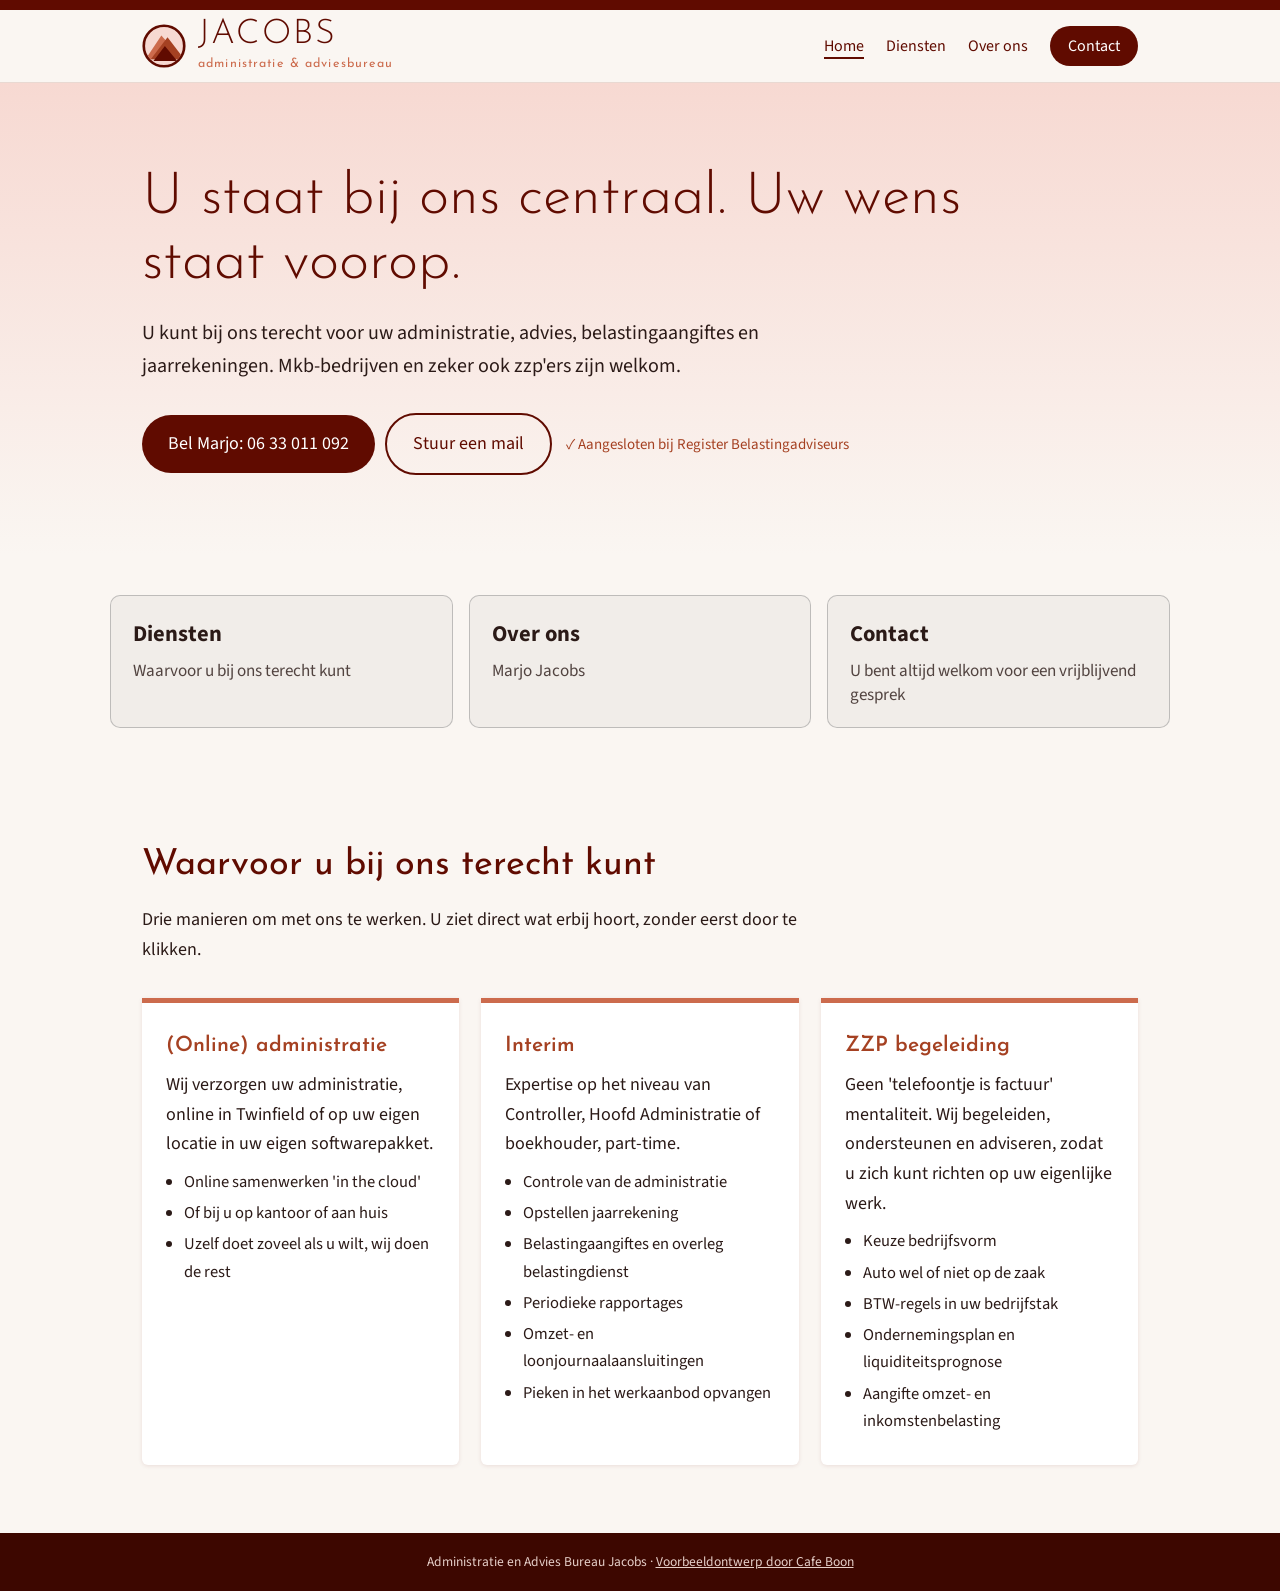
<file: index.html>
<!doctype html>
<html lang="nl">
<head>
<meta charset="utf-8">
<meta name="viewport" content="width=device-width,initial-scale=1">
<title>Administratie en Advies Bureau Jacobs | Rijsbergen</title>
<meta name="description" content="Administratie, belastingaangiftes, jaarrekeningen en interim ondersteuning voor mkb en zzp in Rijsbergen. Aangesloten bij Register Belastingadviseurs.">
<meta name="robots" content="noindex">
<link rel="icon" type="image/svg+xml" href="images/mark.svg">
<meta property="og:title" content="Administratie en Advies Bureau Jacobs">
<meta property="og:description" content="Administratie, advies, belastingaangiftes en jaarrekeningen. Rijsbergen.">
<meta property="og:image" content="https://aabjacobs.cafeboon.com/images/og.png">
<link rel="preconnect" href="https://fonts.googleapis.com"><link rel="preconnect" href="https://fonts.gstatic.com" crossorigin>
<link href="https://fonts.googleapis.com/css2?family=Josefin+Sans:wght@300;400;600&family=Source+Sans+3:wght@400;600&display=swap" rel="stylesheet">
<link rel="stylesheet" href="style.css">
</head>
<body>
<div class="bar"></div>
<header class="top"><div class="wrap">
<a class="logo" href="index.html"><img alt="" src="images/mark.svg"/><div><b>JACOBS</b><span>administratie &amp; adviesbureau</span></div></a>
<nav><a aria-current="page" href="index.html">Home</a><a href="aanbod.html">Diensten</a><a href="over.html">Over ons</a><a class="cta" href="contact.html">Contact</a></nav>
</div></header>
<div aria-label="Pagina's" class="sn-bar" role="navigation"><a aria-current="page" class="sn-link" href="index.html">Home</a><a class="sn-link" href="aanbod.html">Diensten</a><a class="sn-link" href="over.html">Over ons</a><a class="sn-link" href="contact.html">Contact</a></div>
<div class="hero"><div class="wrap">
<h1>U staat bij ons centraal. Uw wens staat voorop.</h1>
<p>U kunt bij ons terecht voor uw administratie, advies, belastingaangiftes en jaarrekeningen. Mkb-bedrijven en zeker ook zzp'ers zijn welkom.</p>
<a class="btn" href="tel:0633011092">Bel Marjo: 06 33 011 092</a><a class="btn o" href="mailto:info@aabjacobs.nl">Stuur een mail</a>
<div class="badge">✓ Aangesloten bij Register Belastingadviseurs</div>
</div></div>
<div class="sn-cards"><a class="sn-card" href="aanbod.html"><strong>Diensten</strong><span>Waarvoor u bij ons terecht kunt</span></a><a class="sn-card" href="over.html"><strong>Over ons</strong><span>Marjo Jacobs</span></a><a class="sn-card" href="contact.html"><strong>Contact</strong><span>U bent altijd welkom voor een vrijblijvend gesprek</span></a></div>
<section><div class="wrap">
<h2>Waarvoor u bij ons terecht kunt</h2>
<p class="intro">Drie manieren om met ons te werken. U ziet direct wat erbij hoort, zonder eerst door te klikken.</p>
<div class="three">
<div class="box"><h3>(Online) administratie</h3><p>Wij verzorgen uw administratie, online in Twinfield of op uw eigen locatie in uw eigen softwarepakket.</p><ul><li>Online samenwerken 'in the cloud'</li><li>Of bij u op kantoor of aan huis</li><li>Uzelf doet zoveel als u wilt, wij doen de rest</li></ul></div>
<div class="box"><h3>Interim</h3><p>Expertise op het niveau van Controller, Hoofd Administratie of boekhouder, part-time.</p><ul><li>Controle van de administratie</li><li>Opstellen jaarrekening</li><li>Belastingaangiftes en overleg belastingdienst</li><li>Periodieke rapportages</li><li>Omzet- en loonjournaalaansluitingen</li><li>Pieken in het werkaanbod opvangen</li></ul></div>
<div class="box"><h3>ZZP begeleiding</h3><p>Geen 'telefoontje is factuur' mentaliteit. Wij begeleiden, ondersteunen en adviseren, zodat u zich kunt richten op uw eigenlijke werk.</p><ul><li>Keuze bedrijfsvorm</li><li>Auto wel of niet op de zaak</li><li>BTW-regels in uw bedrijfstak</li><li>Ondernemingsplan en liquiditeitsprognose</li><li>Aangifte omzet- en inkomstenbelasting</li></ul></div>
</div>
</div></section>
<footer>Administratie en Advies Bureau Jacobs · <a href="https://cafeboon.com">Voorbeeldontwerp door Cafe Boon</a></footer>
</body></html>
</file>
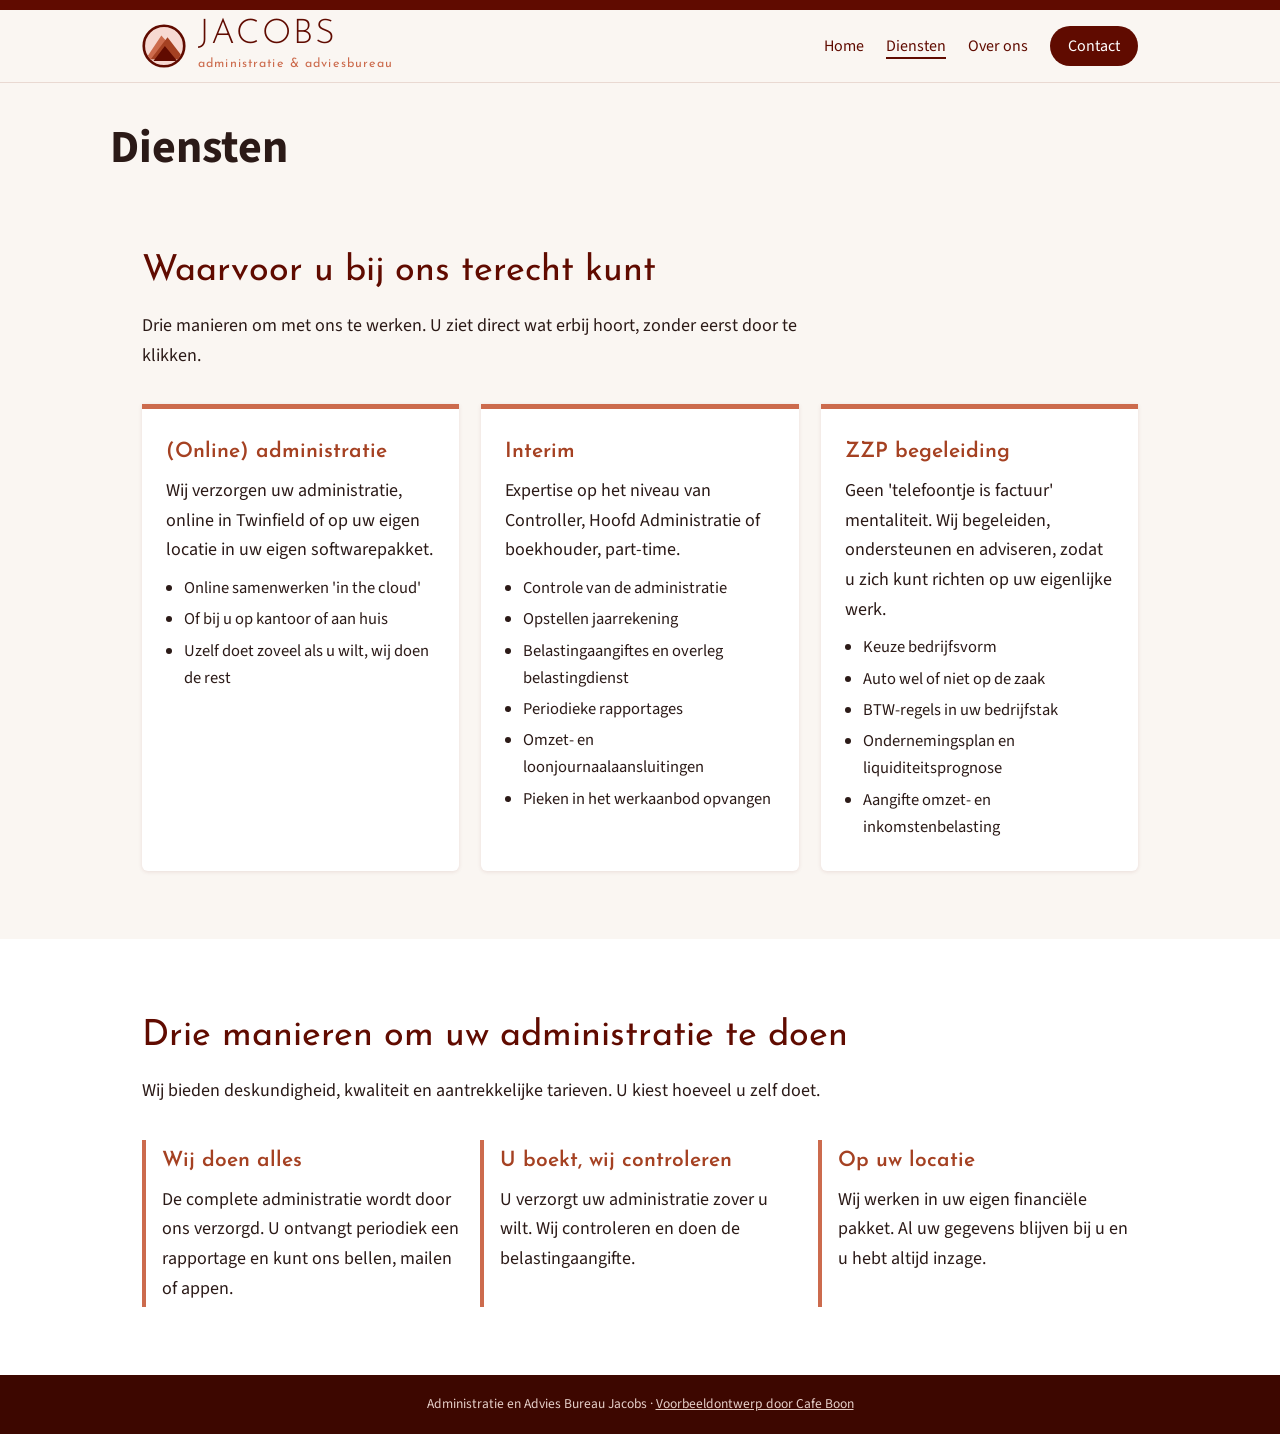
<file: aanbod.html>
<!doctype html>
<html lang="nl">
<head>
<meta charset="utf-8">
<meta name="viewport" content="width=device-width,initial-scale=1">
<title>Diensten | Administratie en Advies Bureau Jacobs</title>
<meta name="description" content="Administratie, belastingaangiftes, jaarrekeningen en interim ondersteuning voor mkb en zzp in Rijsbergen. Aangesloten bij Register Belastingadviseurs.">
<meta name="robots" content="noindex">
<link rel="icon" type="image/svg+xml" href="images/mark.svg">
<meta property="og:title" content="Administratie en Advies Bureau Jacobs">
<meta property="og:description" content="Administratie, advies, belastingaangiftes en jaarrekeningen. Rijsbergen.">
<meta property="og:image" content="https://aabjacobs.cafeboon.com/images/og.png">
<link rel="preconnect" href="https://fonts.googleapis.com"><link rel="preconnect" href="https://fonts.gstatic.com" crossorigin>
<link href="https://fonts.googleapis.com/css2?family=Josefin+Sans:wght@300;400;600&family=Source+Sans+3:wght@400;600&display=swap" rel="stylesheet">
<link rel="stylesheet" href="style.css">
</head>
<body>
<div class="bar"></div>
<header class="top"><div class="wrap">
<a class="logo" href="index.html"><img alt="" src="images/mark.svg"/><div><b>JACOBS</b><span>administratie &amp; adviesbureau</span></div></a>
<nav><a href="index.html">Home</a><a aria-current="page" href="aanbod.html">Diensten</a><a href="over.html">Over ons</a><a class="cta" href="contact.html">Contact</a></nav>
</div></header>
<div aria-label="Pagina's" class="sn-bar" role="navigation"><a class="sn-link" href="index.html">Home</a><a aria-current="page" class="sn-link" href="aanbod.html">Diensten</a><a class="sn-link" href="over.html">Over ons</a><a class="sn-link" href="contact.html">Contact</a></div>
<div class="sn-head"><h1>Diensten</h1></div>
<section id="diensten"><div class="wrap">
<h2>Waarvoor u bij ons terecht kunt</h2>
<p class="intro">Drie manieren om met ons te werken. U ziet direct wat erbij hoort, zonder eerst door te klikken.</p>
<div class="three">
<div class="box"><h3>(Online) administratie</h3><p>Wij verzorgen uw administratie, online in Twinfield of op uw eigen locatie in uw eigen softwarepakket.</p><ul><li>Online samenwerken 'in the cloud'</li><li>Of bij u op kantoor of aan huis</li><li>Uzelf doet zoveel als u wilt, wij doen de rest</li></ul></div>
<div class="box"><h3>Interim</h3><p>Expertise op het niveau van Controller, Hoofd Administratie of boekhouder, part-time.</p><ul><li>Controle van de administratie</li><li>Opstellen jaarrekening</li><li>Belastingaangiftes en overleg belastingdienst</li><li>Periodieke rapportages</li><li>Omzet- en loonjournaalaansluitingen</li><li>Pieken in het werkaanbod opvangen</li></ul></div>
<div class="box"><h3>ZZP begeleiding</h3><p>Geen 'telefoontje is factuur' mentaliteit. Wij begeleiden, ondersteunen en adviseren, zodat u zich kunt richten op uw eigenlijke werk.</p><ul><li>Keuze bedrijfsvorm</li><li>Auto wel of niet op de zaak</li><li>BTW-regels in uw bedrijfstak</li><li>Ondernemingsplan en liquiditeitsprognose</li><li>Aangifte omzet- en inkomstenbelasting</li></ul></div>
</div>
</div></section>
<section class="alt" id="online"><div class="wrap">
<h2>Drie manieren om uw administratie te doen</h2>
<p class="intro">Wij bieden deskundigheid, kwaliteit en aantrekkelijke tarieven. U kiest hoeveel u zelf doet.</p>
<div class="opts">
<div><h3>Wij doen alles</h3><p>De complete administratie wordt door ons verzorgd. U ontvangt periodiek een rapportage en kunt ons bellen, mailen of appen.</p></div>
<div><h3>U boekt, wij controleren</h3><p>U verzorgt uw administratie zover u wilt. Wij controleren en doen de belastingaangifte.</p></div>
<div><h3>Op uw locatie</h3><p>Wij werken in uw eigen financiële pakket. Al uw gegevens blijven bij u en u hebt altijd inzage.</p></div>
</div>
</div></section>
<footer>Administratie en Advies Bureau Jacobs · <a href="https://cafeboon.com">Voorbeeldontwerp door Cafe Boon</a></footer>
</body></html>
</file>
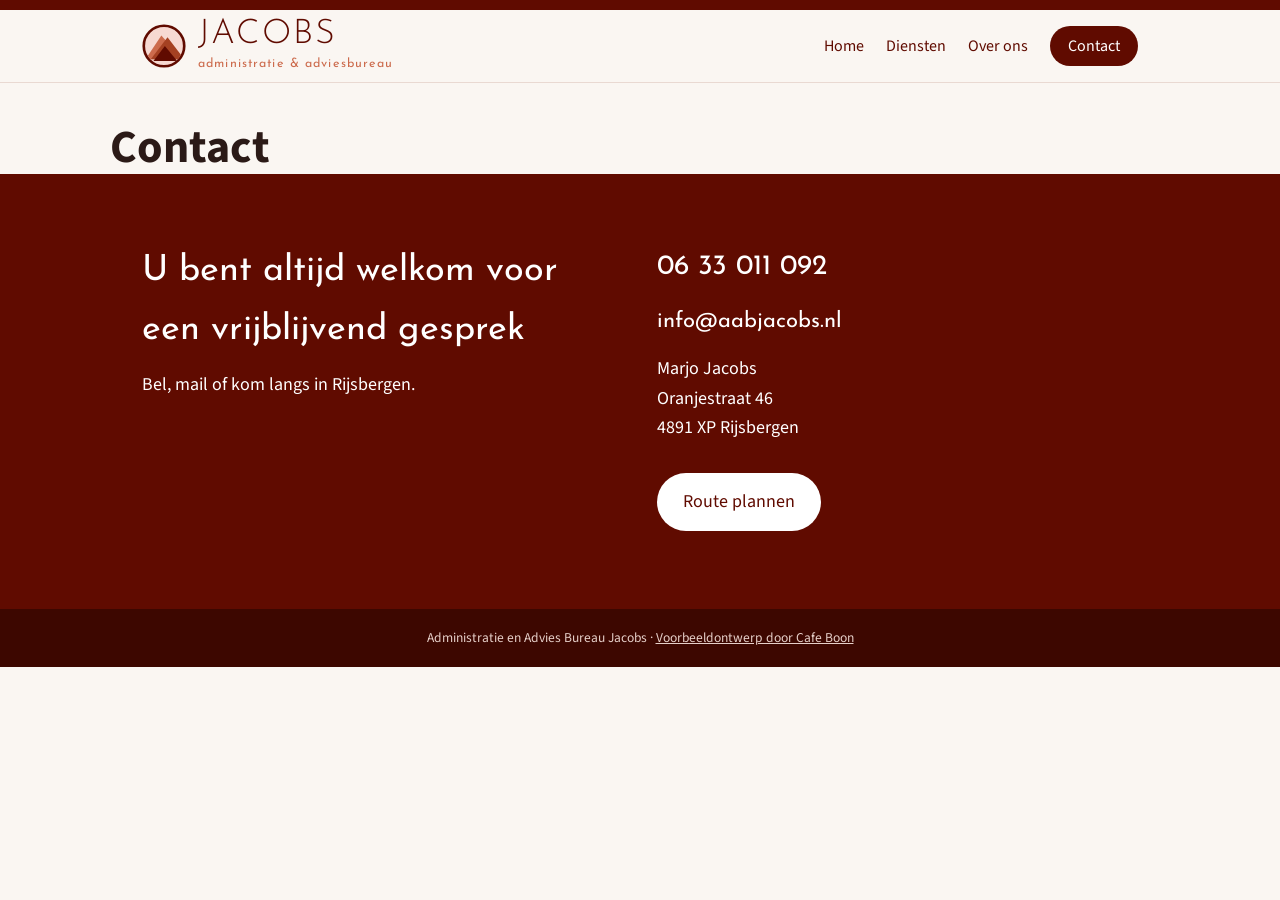
<file: contact.html>
<!doctype html>
<html lang="nl">
<head>
<meta charset="utf-8">
<meta name="viewport" content="width=device-width,initial-scale=1">
<title>Contact | Administratie en Advies Bureau Jacobs</title>
<meta name="description" content="Administratie, belastingaangiftes, jaarrekeningen en interim ondersteuning voor mkb en zzp in Rijsbergen. Aangesloten bij Register Belastingadviseurs.">
<meta name="robots" content="noindex">
<link rel="icon" type="image/svg+xml" href="images/mark.svg">
<meta property="og:title" content="Administratie en Advies Bureau Jacobs">
<meta property="og:description" content="Administratie, advies, belastingaangiftes en jaarrekeningen. Rijsbergen.">
<meta property="og:image" content="https://aabjacobs.cafeboon.com/images/og.png">
<link rel="preconnect" href="https://fonts.googleapis.com"><link rel="preconnect" href="https://fonts.gstatic.com" crossorigin>
<link href="https://fonts.googleapis.com/css2?family=Josefin+Sans:wght@300;400;600&family=Source+Sans+3:wght@400;600&display=swap" rel="stylesheet">
<link rel="stylesheet" href="style.css">
</head>
<body>
<div class="bar"></div>
<header class="top"><div class="wrap">
<a class="logo" href="index.html"><img alt="" src="images/mark.svg"/><div><b>JACOBS</b><span>administratie &amp; adviesbureau</span></div></a>
<nav><a href="index.html">Home</a><a href="aanbod.html">Diensten</a><a href="over.html">Over ons</a><a aria-current="page" class="cta" href="contact.html">Contact</a></nav>
</div></header>
<div aria-label="Pagina's" class="sn-bar" role="navigation"><a class="sn-link" href="index.html">Home</a><a class="sn-link" href="aanbod.html">Diensten</a><a class="sn-link" href="over.html">Over ons</a><a aria-current="page" class="sn-link" href="contact.html">Contact</a></div>
<div class="sn-head"><h1>Contact</h1></div>
<section class="contact" id="contact"><div class="wrap cgrid">
<div><h2>U bent altijd welkom voor een vrijblijvend gesprek</h2><p>Bel, mail of kom langs in Rijsbergen.</p></div>
<div>
<a class="big" href="tel:0633011092">06 33 011 092</a>
<a class="big" href="mailto:info@aabjacobs.nl" style="font-size:22px">info@aabjacobs.nl</a>
<p>Marjo Jacobs<br/>Oranjestraat 46<br/>4891 XP Rijsbergen</p><br/>
<a class="btn w" href="https://www.google.com/maps/dir/?api=1&amp;destination=Oranjestraat+46,+4891+XP+Rijsbergen" rel="noopener">Route plannen</a>
</div>
</div></section>
<footer>Administratie en Advies Bureau Jacobs · <a href="https://cafeboon.com">Voorbeeldontwerp door Cafe Boon</a></footer>
</body></html>
</file>
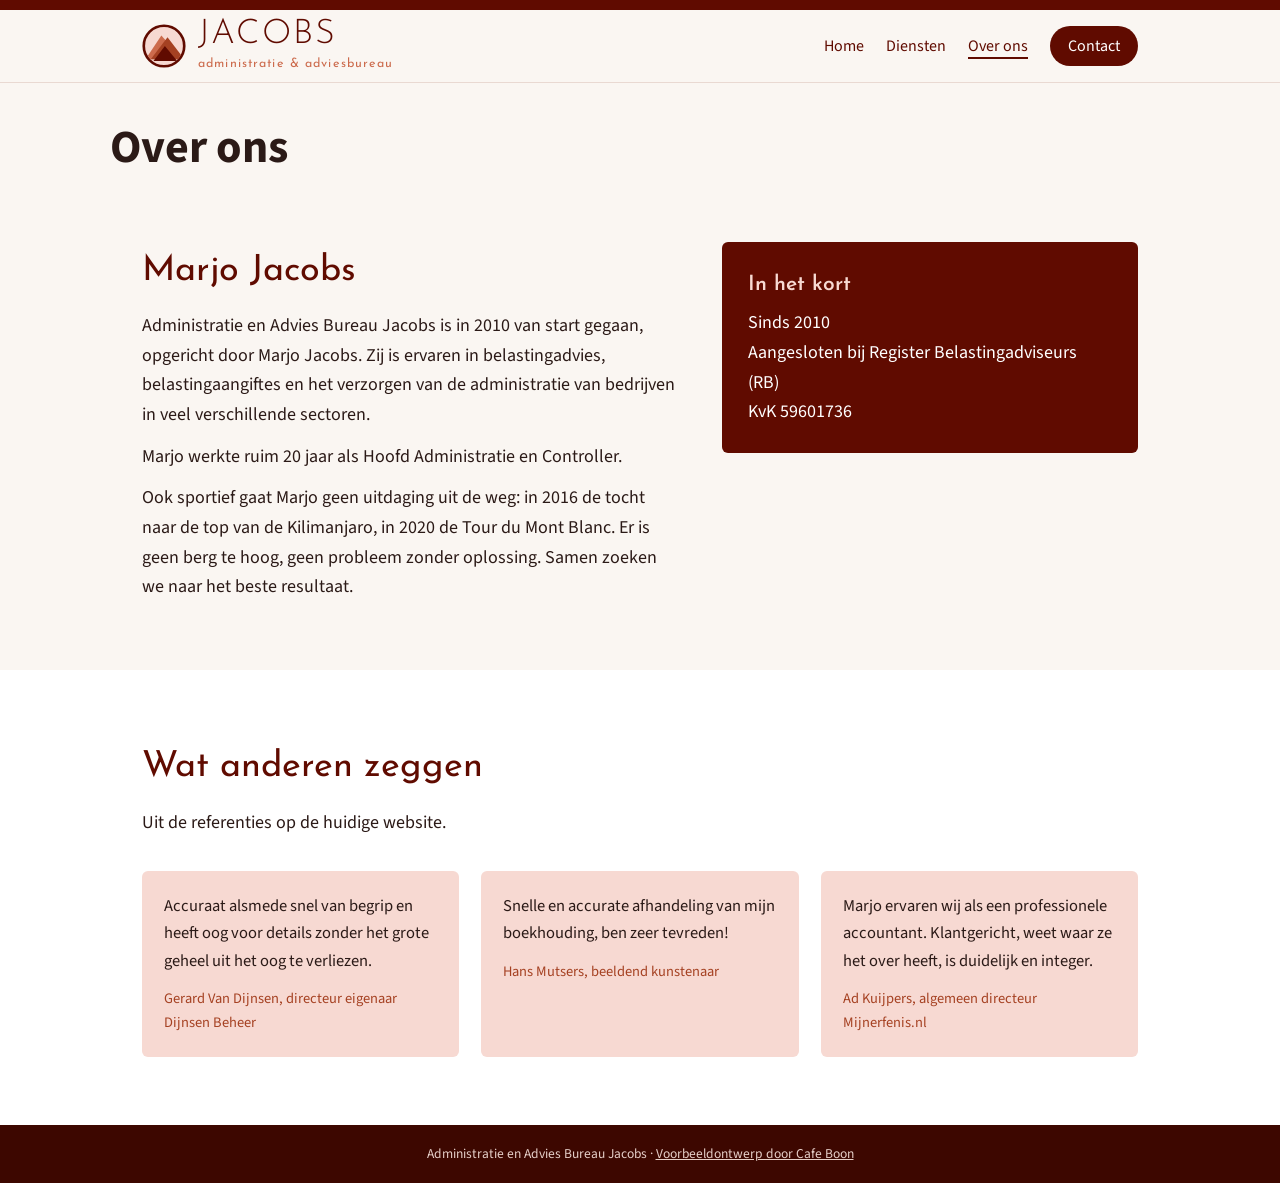
<file: over.html>
<!doctype html>
<html lang="nl">
<head>
<meta charset="utf-8">
<meta name="viewport" content="width=device-width,initial-scale=1">
<title>Over ons | Administratie en Advies Bureau Jacobs</title>
<meta name="description" content="Administratie, belastingaangiftes, jaarrekeningen en interim ondersteuning voor mkb en zzp in Rijsbergen. Aangesloten bij Register Belastingadviseurs.">
<meta name="robots" content="noindex">
<link rel="icon" type="image/svg+xml" href="images/mark.svg">
<meta property="og:title" content="Administratie en Advies Bureau Jacobs">
<meta property="og:description" content="Administratie, advies, belastingaangiftes en jaarrekeningen. Rijsbergen.">
<meta property="og:image" content="https://aabjacobs.cafeboon.com/images/og.png">
<link rel="preconnect" href="https://fonts.googleapis.com"><link rel="preconnect" href="https://fonts.gstatic.com" crossorigin>
<link href="https://fonts.googleapis.com/css2?family=Josefin+Sans:wght@300;400;600&family=Source+Sans+3:wght@400;600&display=swap" rel="stylesheet">
<link rel="stylesheet" href="style.css">
</head>
<body>
<div class="bar"></div>
<header class="top"><div class="wrap">
<a class="logo" href="index.html"><img alt="" src="images/mark.svg"/><div><b>JACOBS</b><span>administratie &amp; adviesbureau</span></div></a>
<nav><a href="index.html">Home</a><a href="aanbod.html">Diensten</a><a aria-current="page" href="over.html">Over ons</a><a class="cta" href="contact.html">Contact</a></nav>
</div></header>
<div aria-label="Pagina's" class="sn-bar" role="navigation"><a class="sn-link" href="index.html">Home</a><a class="sn-link" href="aanbod.html">Diensten</a><a aria-current="page" class="sn-link" href="over.html">Over ons</a><a class="sn-link" href="contact.html">Contact</a></div>
<div class="sn-head"><h1>Over ons</h1></div>
<section id="over"><div class="wrap about">
<div>
<h2>Marjo Jacobs</h2>
<p>Administratie en Advies Bureau Jacobs is in 2010 van start gegaan, opgericht door Marjo Jacobs. Zij is ervaren in belastingadvies, belastingaangiftes en het verzorgen van de administratie van bedrijven in veel verschillende sectoren.</p>
<p style="margin-top:12px">Marjo werkte ruim 20 jaar als Hoofd Administratie en Controller.</p>
<p style="margin-top:12px">Ook sportief gaat Marjo geen uitdaging uit de weg: in 2016 de tocht naar de top van de Kilimanjaro, in 2020 de Tour du Mont Blanc. Er is geen berg te hoog, geen probleem zonder oplossing. Samen zoeken we naar het beste resultaat.</p>
</div>
<div class="facts"><h3>In het kort</h3><p>Sinds 2010<br/>Aangesloten bij Register Belastingadviseurs (RB)<br/>KvK 59601736</p></div>
</div></section>
<section class="alt"><div class="wrap">
<h2>Wat anderen zeggen</h2>
<p class="intro">Uit de referenties op de huidige website.</p>
<div class="quotes">
<blockquote>Accuraat alsmede snel van begrip en heeft oog voor details zonder het grote geheel uit het oog te verliezen.<cite>Gerard Van Dijnsen, directeur eigenaar Dijnsen Beheer</cite></blockquote>
<blockquote>Snelle en accurate afhandeling van mijn boekhouding, ben zeer tevreden!<cite>Hans Mutsers, beeldend kunstenaar</cite></blockquote>
<blockquote>Marjo ervaren wij als een professionele accountant. Klantgericht, weet waar ze het over heeft, is duidelijk en integer.<cite>Ad Kuijpers, algemeen directeur Mijnerfenis.nl</cite></blockquote>
</div>
</div></section>
<footer>Administratie en Advies Bureau Jacobs · <a href="https://cafeboon.com">Voorbeeldontwerp door Cafe Boon</a></footer>
</body></html>
</file>
<file: style.css>
:root{--wine:#600b00;--rust:#a54122;--clay:#cc6b4d;--blush:#f7d9d2;--paper:#faf6f2;--ink:#2b1a17}
*{box-sizing:border-box;margin:0}
html{scroll-behavior:smooth}
body{font-family:'Source Sans 3','Source Sans Pro',sans-serif;background:var(--paper);color:var(--ink);font-size:18px;line-height:1.65}
a{color:var(--rust)}
.wrap{max-width:1040px;margin:0 auto;padding:0 22px}
.bar{height:10px;background:var(--wine)}
header.top{background:var(--paper);position:sticky;top:0;z-index:10;border-bottom:1px solid #e9d9d2}
header.top .wrap{display:flex;justify-content:space-between;align-items:center;min-height:72px;gap:16px}
.logo{display:flex;align-items:center;gap:12px;text-decoration:none;color:var(--wine)}
.logo img{width:44px;height:44px}
.logo b{font-family:'Josefin Sans',sans-serif;font-weight:300;font-size:34px;letter-spacing:.06em;line-height:1;display:block}
.logo span{font-family:'Josefin Sans',sans-serif;font-size:12.5px;letter-spacing:.09em;color:var(--clay);display:block;margin-top:2px}
nav a{margin-left:22px;text-decoration:none;color:var(--wine);font-size:16px}
nav a:hover{color:var(--clay)}
nav .cta{background:var(--wine);color:#fff;padding:9px 18px;border-radius:999px}
.hero{padding:84px 0 70px;background:linear-gradient(180deg,var(--blush),var(--paper))}
.hero h1{font-family:'Josefin Sans',sans-serif;font-weight:300;color:var(--wine);font-size:clamp(34px,5.6vw,58px);line-height:1.12;max-width:15em}
.hero p{max-width:36em;margin:20px 0 28px;font-size:20px}
.btn{display:inline-block;background:var(--wine);color:#fff;padding:14px 26px;border-radius:999px;text-decoration:none;margin:0 10px 10px 0}
.btn.o{background:transparent;color:var(--wine);border:2px solid var(--wine)}
.badge{display:inline-flex;align-items:center;gap:8px;margin-top:22px;font-size:15px;color:var(--rust)}
section{padding:68px 0}
h2{font-family:'Josefin Sans',sans-serif;font-weight:400;color:var(--wine);font-size:clamp(26px,3.6vw,36px);margin-bottom:10px}
h3{font-family:'Josefin Sans',sans-serif;color:var(--rust);font-weight:600;font-size:21px;margin-bottom:6px}
.intro{max-width:38em;margin-bottom:34px}
.three{display:grid;grid-template-columns:repeat(auto-fit,minmax(270px,1fr));gap:22px}
.box{background:#fff;border-top:5px solid var(--clay);padding:26px 24px;border-radius:0 0 6px 6px;box-shadow:0 1px 4px rgba(96,11,0,.1)}
.box ul{padding-left:18px;margin-top:10px;font-size:16.5px}
.box li{margin-bottom:4px}
.alt{background:#fff}
.opts{display:grid;grid-template-columns:repeat(auto-fit,minmax(250px,1fr));gap:18px;margin-top:6px}
.opts div{border-left:4px solid var(--clay);padding:4px 0 4px 16px}
.quotes{display:grid;grid-template-columns:repeat(auto-fit,minmax(260px,1fr));gap:22px}
blockquote{background:var(--blush);padding:22px;border-radius:6px;font-size:16.5px}
blockquote cite{display:block;margin-top:12px;font-style:normal;font-size:14.5px;color:var(--rust)}
.about{display:grid;grid-template-columns:1.3fr 1fr;gap:40px;align-items:start}
.facts{background:var(--wine);color:#fff;padding:26px;border-radius:6px}
.facts h3{color:var(--blush)}
.contact{background:var(--wine);color:#fff}
.contact h2{color:#fff}
.contact a{color:#fff}
.cgrid{display:grid;grid-template-columns:1fr 1fr;gap:34px}
.big{font-family:'Josefin Sans',sans-serif;font-size:28px;display:block;margin:2px 0 14px;text-decoration:none}
.btn.w{background:#fff;color:var(--wine)}
footer{background:#3d0700;color:#e6cfc8;font-size:13.5px;text-align:center;padding:18px}
footer a{color:#e6cfc8}
@media(max-width:760px){nav a:not(.cta){display:none}.about,.cgrid{grid-template-columns:1fr}.hero{padding:52px 0 44px}section{padding:46px 0}.logo b{font-size:28px}}
/* sitenav:start */
.sn-bar{display:none;gap:6px;overflow-x:auto;white-space:nowrap;-webkit-overflow-scrolling:touch;padding:8px 12px;background:inherit;color:inherit;font:inherit;line-height:1.2;border-bottom:1px solid rgba(128,128,128,.35);box-sizing:border-box;max-width:100%}
.sn-bar a.sn-link{flex:0 0 auto;padding:9px 15px;border-radius:999px;color:inherit;text-decoration:none;font-size:15px;font-weight:600;letter-spacing:0;text-transform:none;margin:0}
.sn-bar a.sn-link[aria-current="page"]{background:rgba(128,128,128,.2);box-shadow:inset 0 -2px 0 currentColor}
@media(max-width:760px){.sn-bar{display:flex}}
nav a[aria-current="page"]:not(.cta):not(.btn):not(.call){text-decoration:underline;text-underline-offset:6px;text-decoration-thickness:2px}
.sn-head{max-width:1100px;margin:0 auto;padding:40px 20px 0;box-sizing:border-box}
.sn-head h1{margin:0;color:inherit;font-size:clamp(30px,5vw,46px);line-height:1.1}
.sn-cards{max-width:1100px;margin:0 auto;padding:40px 20px;display:grid;grid-template-columns:repeat(auto-fit,minmax(230px,1fr));gap:16px;box-sizing:border-box}
.sn-card{display:block;padding:20px 22px;border:1px solid rgba(128,128,128,.45);border-radius:10px;background:rgba(128,128,128,.07);color:inherit;text-decoration:none;min-width:0}
.sn-card strong{display:block;font-size:1.25em;margin:0 0 6px;color:inherit}
.sn-card span{display:block;opacity:.8;font-size:.95em;line-height:1.4}
.sn-card:hover,.sn-card:focus-visible{border-color:currentColor}
/* sitenav:end */
</file>
